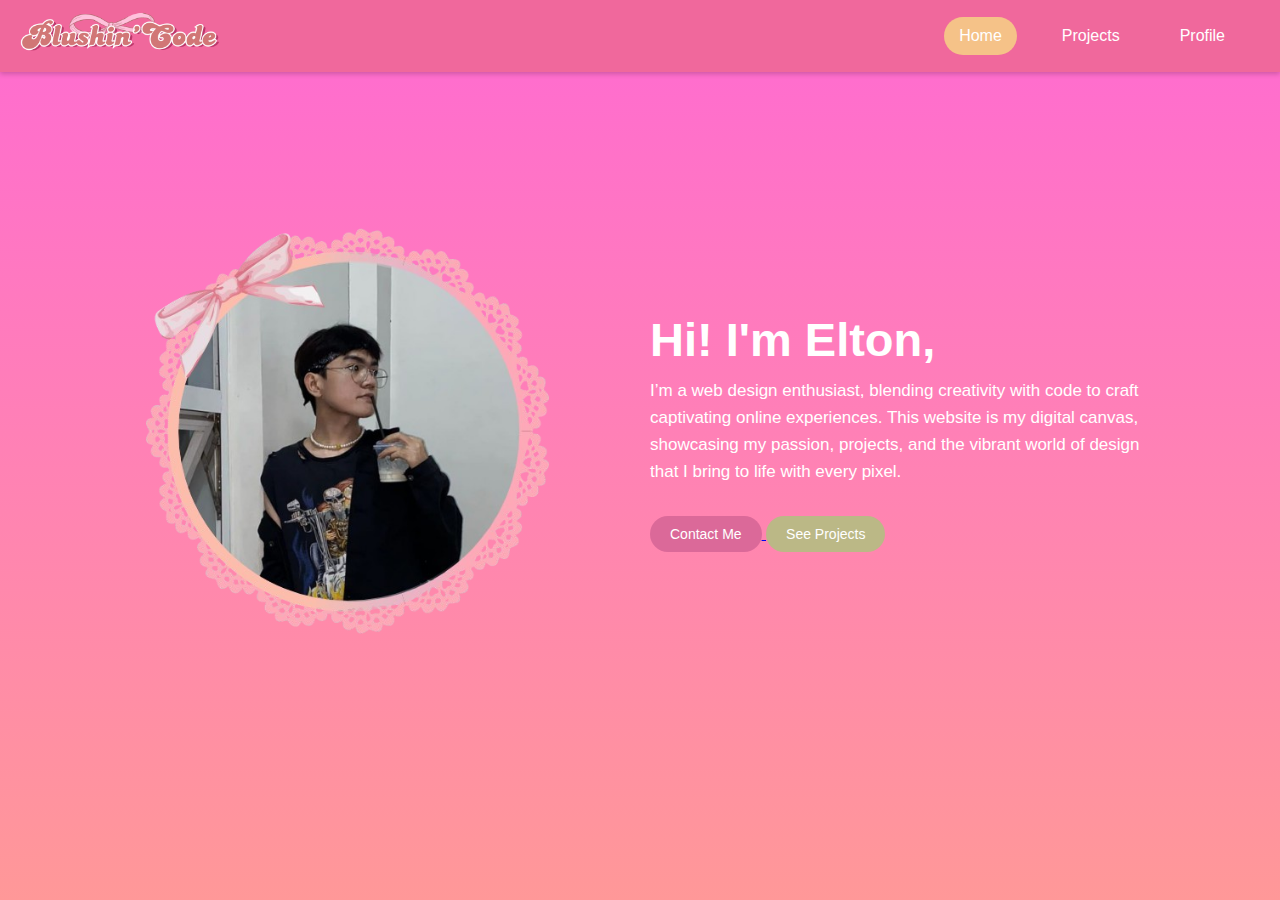
<file: html/index.html>
<!DOCTYPE html>
<html lang="en">
<head>
  <meta charset="UTF-8">
  <meta name="viewport" content="width=device-width, initial-scale=1.0">
  <title>Home</title>
  <link rel="icon" href="../pictures/icon.png" type="image/png">
  <link rel="stylesheet" href="../css/styles.css">
</head>
<body>
  <header>
    <div class="logo">
        <img src="../pictures/logo.png" alt="Logo">
    </div>
    <nav>
        <a href="../html/index.html" class="nav-link active">Home</a>
        <a href="../html/projects.html" class="nav-link">Projects</a>
        <a href="../html/about.html" class="nav-link">Profile</a>
    </nav>
  </header>
  <main>
    <div class="circle">
        <img src="../pictures/profile.png" alt="Circle Image">
    </div>
    <div class="content">
      <h1>Hi! I'm Elton,</h1>
      <p>I’m a web design enthusiast, blending creativity with code to craft captivating online experiences. This website is my digital canvas, showcasing my passion, projects, and the vibrant world of design that I bring to life with every pixel.</p>
      <a href="../html/about.html">
        <button class="button-primary">Contact Me</button>
      </a>
      <a href="../html/projects.html">
        <button class="button-secondary">See Projects</button>
      </a>
    </div>
  </main>
</body>
</html>
</file>
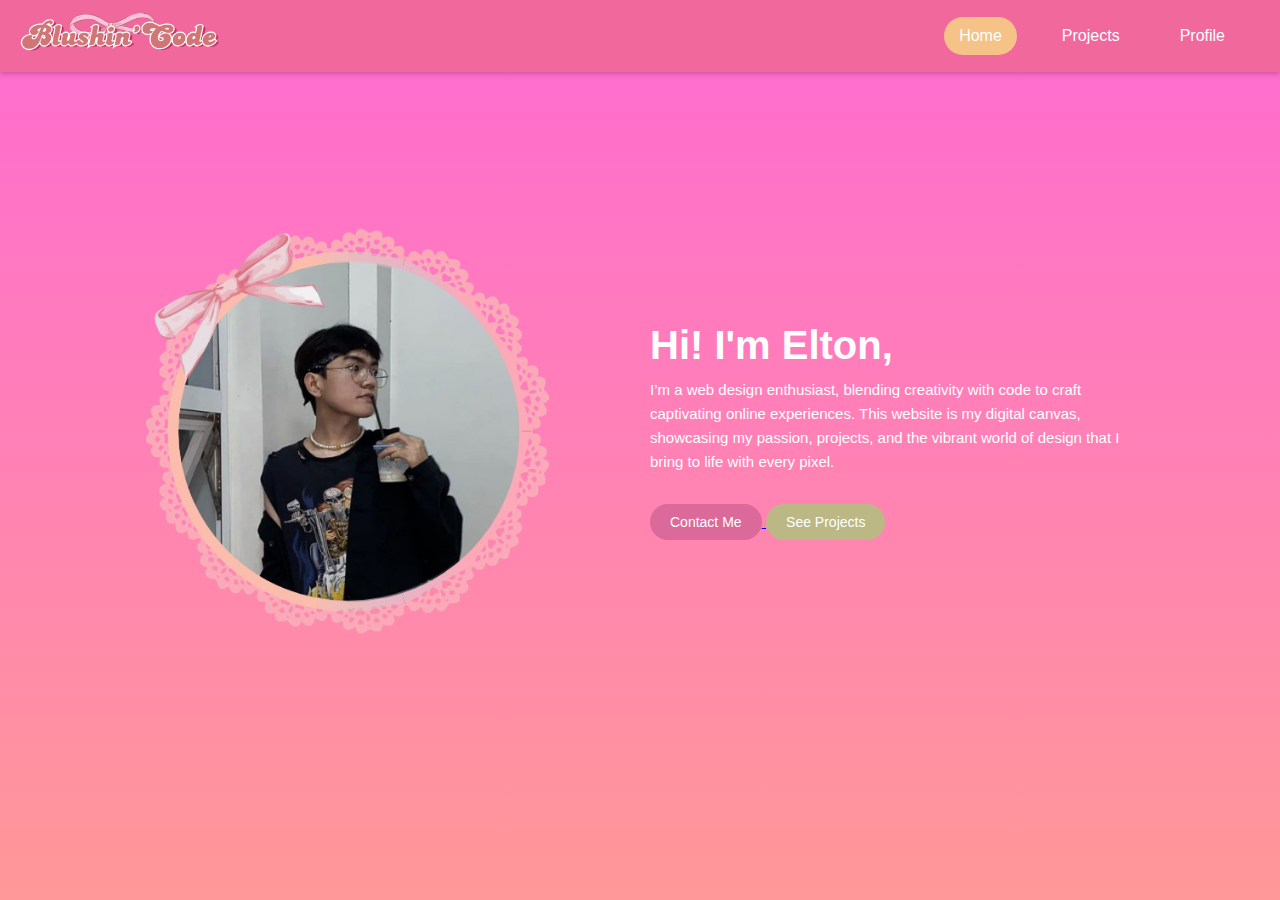
<file: IPT_TUSI/html/index.html>
<!DOCTYPE html>
<html lang="en">
<head>
  <meta charset="UTF-8">
  <meta name="viewport" content="width=device-width, initial-scale=1.0">
  <title>Home</title>
  <link rel="icon" href="../pictures/icon.png" type="image/png">
  <link rel="stylesheet" href="../css/styles.css">
</head>
<body>
  <header>
    <div class="logo">
        <img src="../pictures/logo.png" alt="Logo">
    </div>
    <nav>
        <a href="../html/index.html" class="nav-link active">Home</a>
        <a href="../html/projects.html" class="nav-link">Projects</a>
        <a href="../html/about.html" class="nav-link">Profile</a>
    </nav>
  </header>
  <main>
    <div class="circle">
        <img src="../pictures/profile.png" alt="Circle Image">
    </div>
    <div class="content">
      <h1>Hi! I'm Elton,</h1>
      <p>I’m a web design enthusiast, blending creativity with code to craft captivating online experiences. This website is my digital canvas, showcasing my passion, projects, and the vibrant world of design that I bring to life with every pixel.</p>
      <a href="../html/about.html">
        <button class="button-primary">Contact Me</button>
      </a>
      <a href="../html/projects.html">
        <button class="button-secondary">See Projects</button>
      </a>
    </div>
  </main>
</body>
</html>
</file>
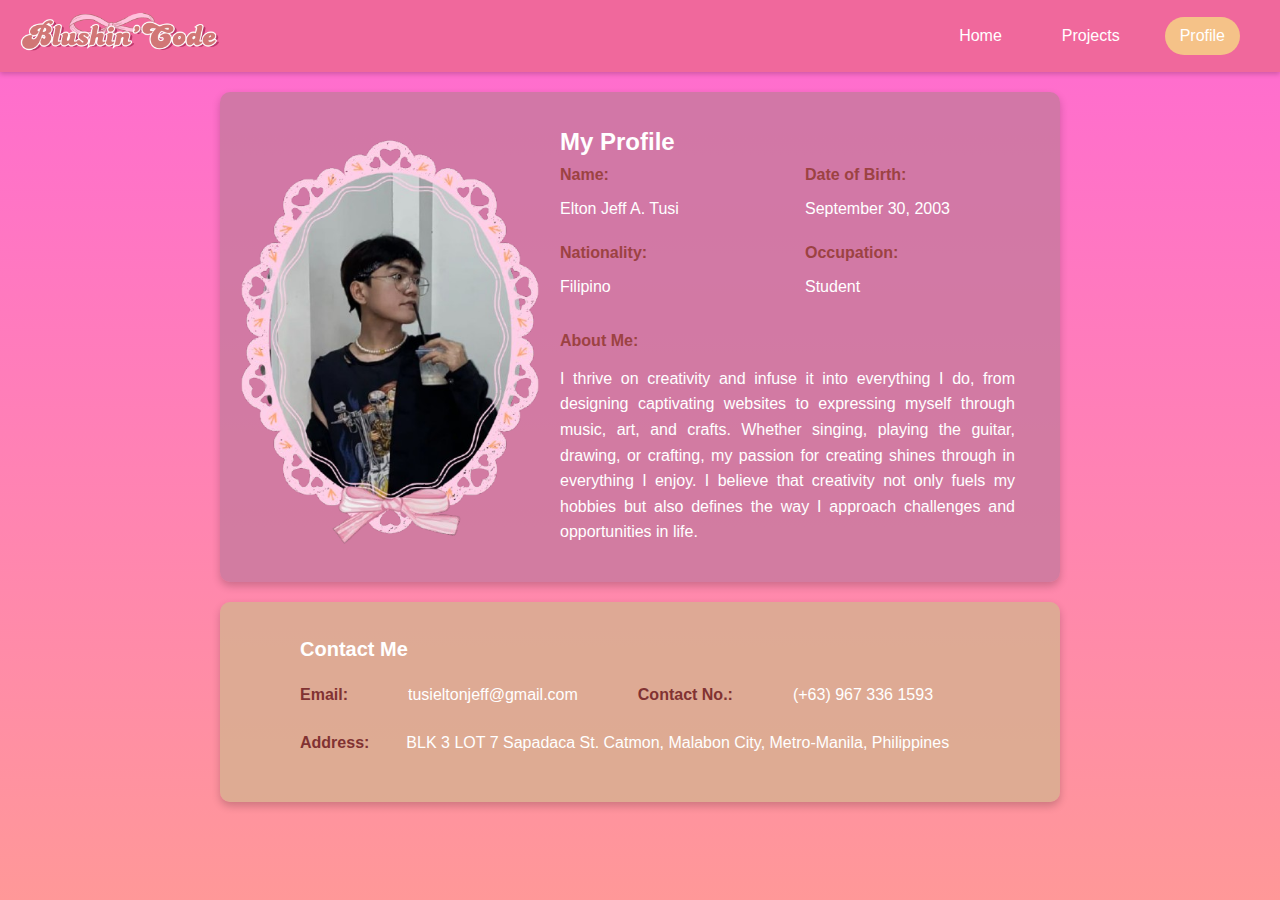
<file: html/about.html>
<!DOCTYPE html>
<html lang="en">
<head>
  <meta charset="UTF-8">
  <meta name="viewport" content="width=device-width, initial-scale=1.0">
  <title>Profile</title>
  <link rel="icon" href="../pictures/icon.png" type="image/png">
  <link rel="stylesheet" href="../css/styles.css">
</head>
<body>
  <header>
    <div class="logo">
      <img src="../pictures/logo.png" alt="Logo">
    </div>
    <nav>
      <a href="../html/index.html" class="nav-link">Home</a>
      <a href="../html/projects.html" class="nav-link">Projects</a>
      <a href="../html/about.html" class="nav-link active">Profile</a>
    </nav>
  </header>
  <main>
    <div class="profile-wrapper">
      <div class="profile-card">
        <!-- Profile Picture -->
        <div class="profile-picture">
          <img src="../pictures/about.png" alt="Profile Picture">
        </div>
        <!-- My Profile Section -->
        <div class="profile-info">
          <h1>My Profile</h1>
          <div class="info-grid">
            <div>
              <label>Name:</label>
              <p>Elton Jeff A. Tusi</p>
            </div>
            <div>
              <label>Date of Birth:</label>
              <p>September 30, 2003</p>
            </div>
            <div>
              <label>Nationality:</label>
              <p>Filipino</p>
            </div>
            <div>
              <label>Occupation:</label>
              <p>Student</p>
            </div>
          </div>
          <div class="about-me">
            <label>About Me:</label>
            <p>
              I thrive on creativity and infuse it into everything I do, from designing captivating websites to expressing myself through music, art, and crafts. Whether singing, playing the guitar, drawing, or crafting, my passion for creating shines through in everything I enjoy. I believe that creativity not only fuels my hobbies but also defines the way I approach challenges and opportunities in life.
            </p>
          </div>
        </div>
      </div>
      <!-- Contact Me Section -->
      <div class="contact-card">
        <h2>Contact Me</h2>
        <div class="contact-info">
          <div class="contact-row">
            <label>Email:</label>
            <p>tusieltonjeff@gmail.com</p>
            <label>Contact No.:</label>
            <p>(+63) 967 336 1593</p>
          </div>
          <div>
            <label>Address:</label>
            <p>BLK 3 LOT 7 Sapadaca St. Catmon, Malabon City, Metro-Manila, Philippines</p>
          </div>
        </div>
      </div>
    </div>
  </main>
</body>
</html>
</file>
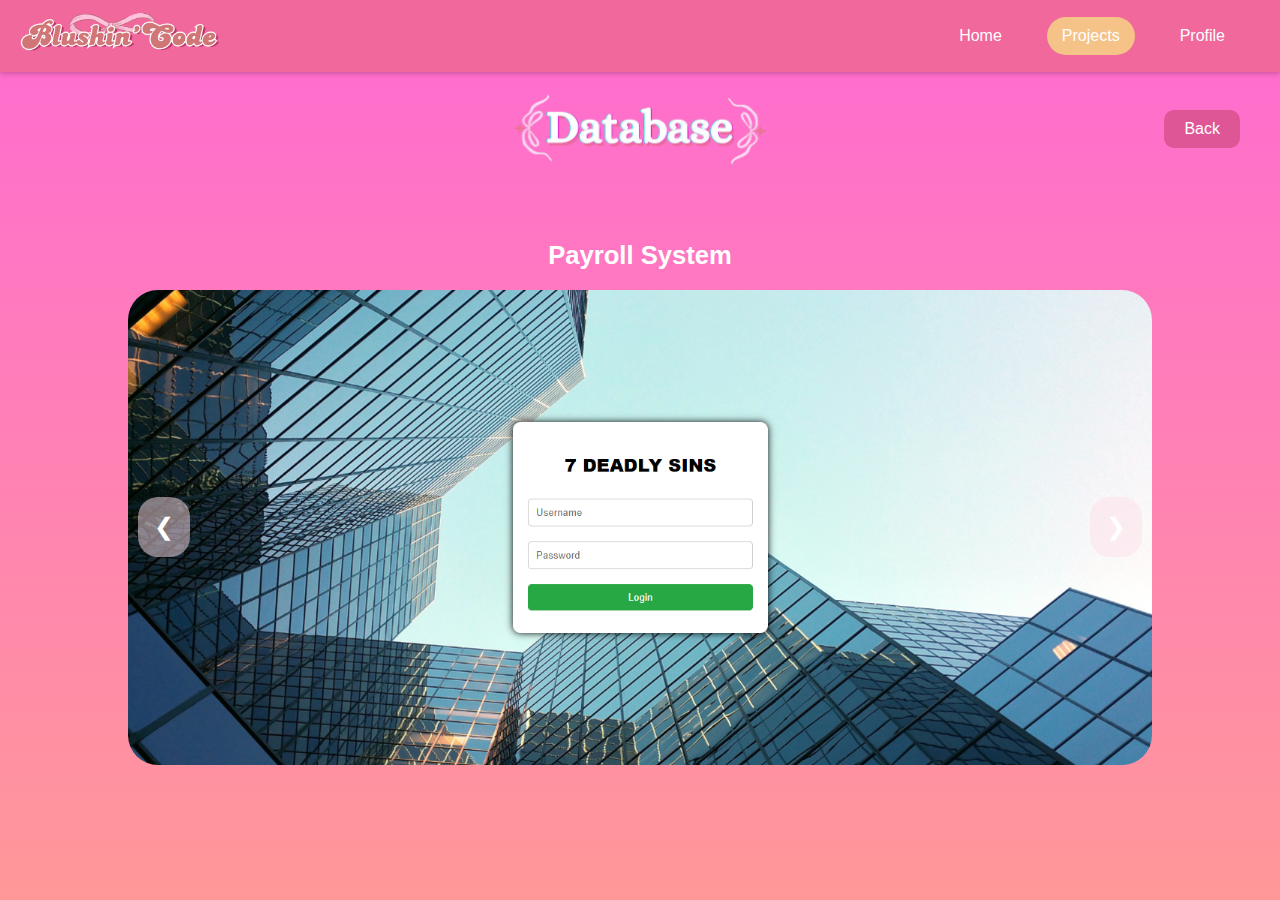
<file: html/database.html>
<!DOCTYPE html>
<html lang="en">
<head>
  <meta charset="UTF-8">
  <meta name="viewport" content="width=device-width, initial-scale=1.0">
  <title>Database</title>
  <link rel="icon" href="../pictures/icon.png" type="image/png">
  <link rel="stylesheet" href="../css/styles.css">
</head>
<body>
  <header>
    <div class="logo">
        <img src="../pictures/logo.png" alt="Logo">
    </div>
    <nav>
        <a href="../html/index.html" class="nav-link">Home</a>
        <a href="../html/projects.html" class="nav-link active">Projects</a>
        <a href="../html/about.html" class="nav-link">Profile</a>
    </nav>
  </header>
  <div style="display: flex; justify-content: center; align-items: center; position: relative; padding: 20px;">
    <img src="../pictures/database.png" alt="Database" style="height: 75px; margin: 0;">
    <button onclick="window.location.href='../html/projects.html';" 
            style="position: absolute; right: 40px; background-color: #df5696; color: white; border: none; padding: 10px 20px; font-size: 16px; cursor: pointer; border-radius: 10px;">
      Back
    </button>
  </div>

    <!-- Toon Quizzer Carousel -->
    <div class="carousel-section">
        <h4 class="carousel-title">Payroll System</h4>
        <div class="carousel-container" id="carousel-payroll">
            <div class="carousel">
                <img src="../pictures/payroll1.png" alt="Image 1" class="active">
                <img src="../pictures/payroll2.png" alt="Image 2">
                <img src="../pictures/payroll3.png" alt="Image 3">
                <img src="../pictures/payroll4.png" alt="Image 4">
                <img src="../pictures/payroll5.png" alt="Image 5">
                <img src="../pictures/payroll6.png" alt="Image 6">
                <img src="../pictures/payroll7.png" alt="Image 7">
                <img src="../pictures/payroll8.png" alt="Image 8">
            </div>
            <button class="carousel-prev carousel-button" data-carousel="carousel-payroll">&#10094;</button>
            <button class="carousel-next carousel-button" data-carousel="carousel-payroll">&#10095;</button>
        </div>
    </div>

    <div style="padding: 40px;">
        <p></p>
    </div>
  
  <!-- Link to the external JavaScript file -->
  <script src="../javascript/main.js"></script>
</body>
</html>
</file>
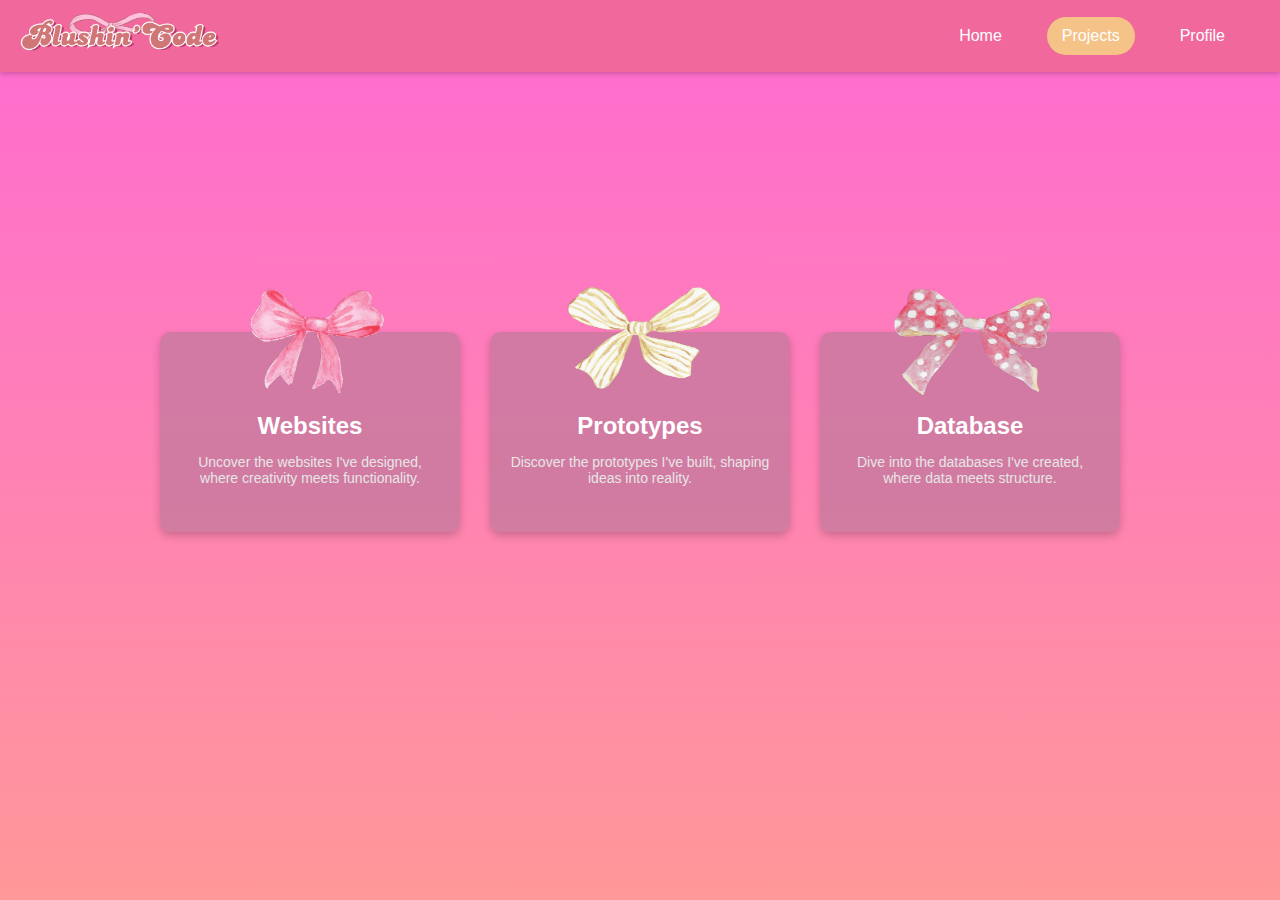
<file: html/projects.html>
<!DOCTYPE html>
<html lang="en">
<head>
  <meta charset="UTF-8">
  <meta name="viewport" content="width=device-width, initial-scale=1.0">
  <title>Projects</title>
  <link rel="icon" href="../pictures/icon.png" type="image/png">
  <link rel="stylesheet" href="../css/styles.css">
</head>
<body>
  <header>
    <div class="logo">
        <img src="../pictures/logo.png" alt="Logo">
    </div>
    <nav>
      <a href="../html/index.html" class="nav-link">Home</a>
      <a href="../html/projects.html" class="nav-link active">Projects</a>
      <a href="../html/about.html" class="nav-link">Profile</a>
  </nav>
  
  </header>
  <main>
    <div class="container-wrapper">
      <div class="container" onclick="window.location.href='../html/websites.html';">
        <div class="image-container">
          <img src="../pictures/ribbon1.png" alt="Websites">
        </div>
        <h2>Websites</h2>
        <p>Uncover the websites I've designed, where creativity meets functionality.</p>
      </div>
      <div class="container" onclick="window.location.href='../html/prototypes.html';">
        <div class="image-container">
          <img src="../pictures/ribbon2.png" alt="Prototypes">
        </div>
        <h2>Prototypes</h2>
        <p>Discover the prototypes I've built, shaping ideas into reality.</p>
      </div>
      <div class="container" onclick="window.location.href='../html/database.html';">
        <div class="image-container">
          <img src="../pictures/ribbon3.png" alt="Database">
        </div>
        <h2>Database</h2>
        <p>Dive into the databases I've created, where data meets structure.</p>
      </div>
    </div>
  </main>
    
</body>
</html>
</file>
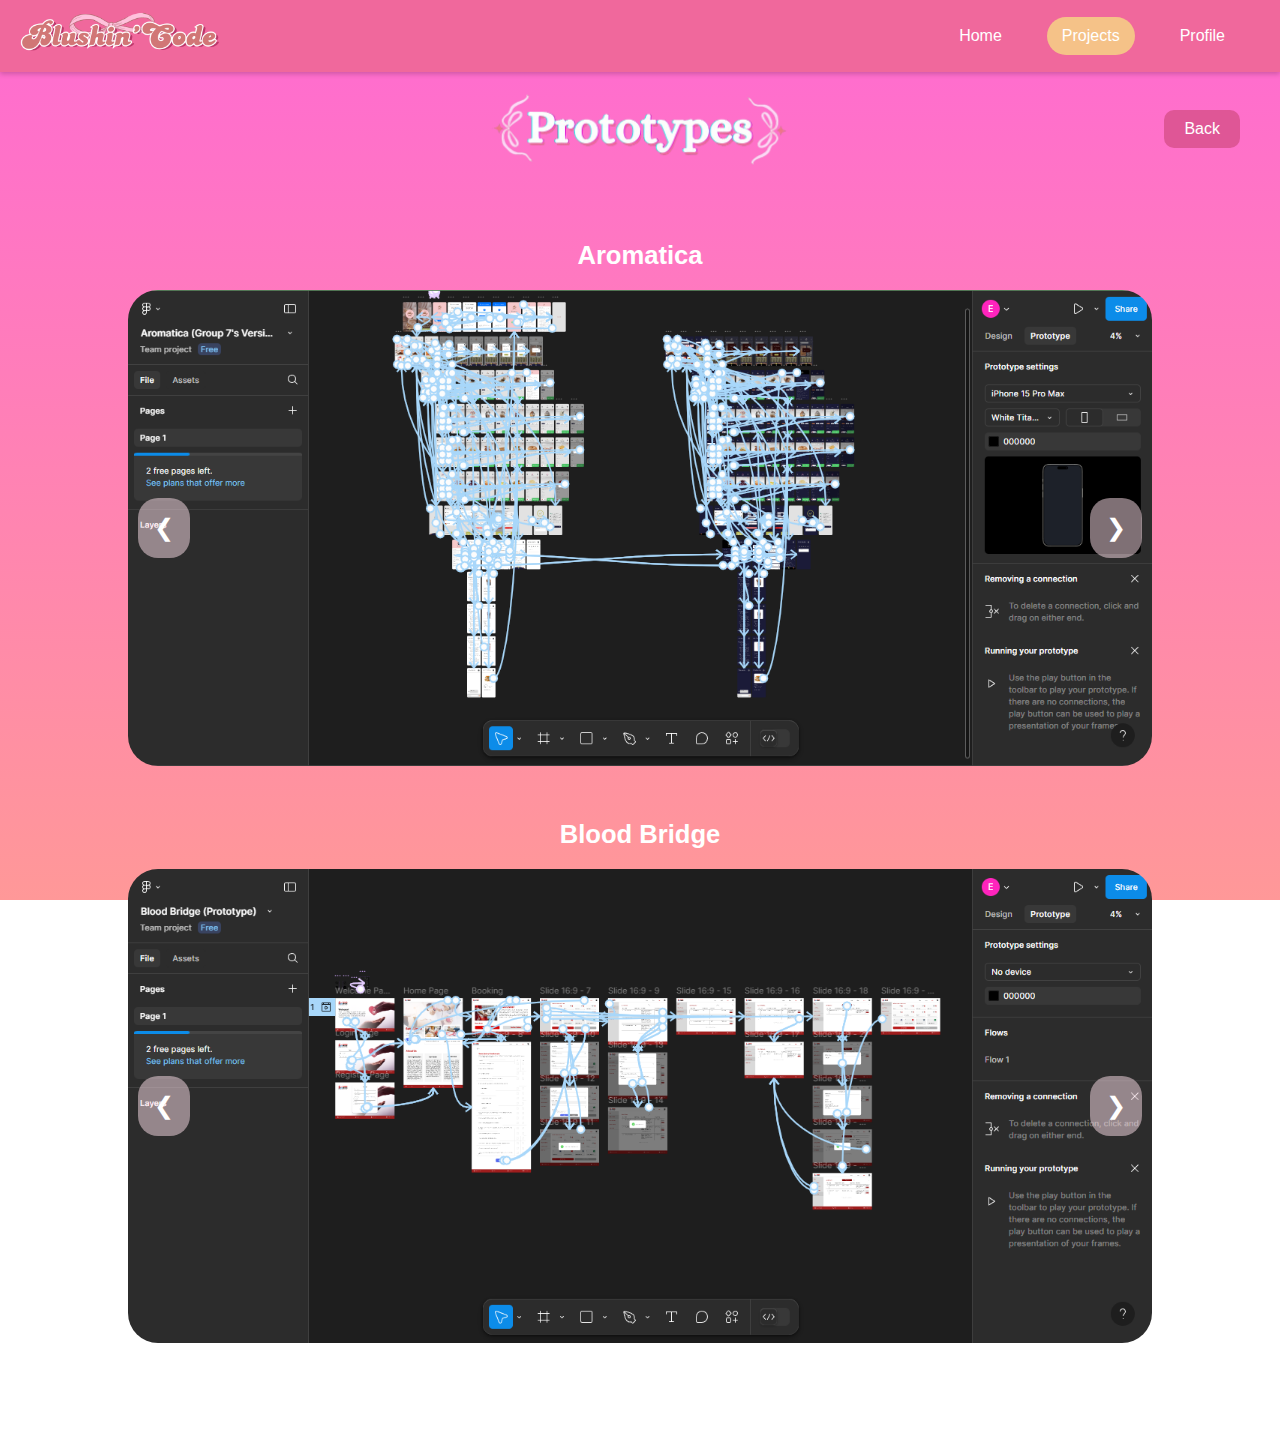
<file: html/prototypes.html>
<!DOCTYPE html>
<html lang="en">
<head>
  <meta charset="UTF-8">
  <meta name="viewport" content="width=device-width, initial-scale=1.0">
  <title>Prototypes</title>
  <link rel="icon" href="../pictures/icon.png" type="image/png">
  <link rel="stylesheet" href="../css/styles.css">
</head>
<body>
  <header>
    <div class="logo">
        <img src="../pictures/logo.png" alt="Logo">
    </div>
    <nav>
        <a href="../html/index.html" class="nav-link">Home</a>
        <a href="../html/projects.html" class="nav-link active">Projects</a>
        <a href="../html/about.html" class="nav-link">Profile</a>
    </nav>
  </header>
  <div style="display: flex; justify-content: center; align-items: center; position: relative; padding: 20px;">
    <img src="../pictures/prototypes.png" alt="Prototypes" style="height: 75px; margin: 0;">
    <button onclick="window.location.href='../html/projects.html';" 
            style="position: absolute; right: 40px; background-color: #df5696; color: white; border: none; padding: 10px 20px; font-size: 16px; cursor: pointer; border-radius: 10px;">
      Back
    </button>
  </div>
  <div class="carousel-section">
        <h4 class="carousel-title">Aromatica</h4>
        <div class="carousel-container" id="carousel-aromatica">
            <div class="carousel">
                <img src="../pictures/aromatica1.png" alt="Image 1" class="active">
                <img src="../pictures/aromatica2.png" alt="Image 2">
                <img src="../pictures/aromatica3.png" alt="Image 3">
                <img src="../pictures/aromatica4.png" alt="Image 4">
            </div>
            <button class="carousel-prev carousel-button" data-carousel="carousel-aromatica">&#10094;</button>
            <button class="carousel-next carousel-button" data-carousel="carousel-aromatica">&#10095;</button>
        </div>
    </div>

    <div class="carousel-section">
        <h4 class="carousel-title">Blood Bridge</h4>
        <div class="carousel-container" id="carousel-bloodbridge">
            <div class="carousel">
                <img src="../pictures/bloodbridge1.png" alt="Image 1" class="active">
                <img src="../pictures/bloodbridge2.png" alt="Image 2">
                <img src="../pictures/bloodbridge3.png" alt="Image 3">
                <img src="../pictures/bloodbridge4.png" alt="Image 4">
            </div>
            <button class="carousel-prev carousel-button" data-carousel="carousel-bloodbridge">&#10094;</button>
            <button class="carousel-next carousel-button" data-carousel="carousel-bloodbridge">&#10095;</button>
        </div>
    </div>

    <div style="padding: 40px;">
        <p></p>
    </div>
    
  <script src="../javascript/main.js"></script>
</body>
</html>
</file>
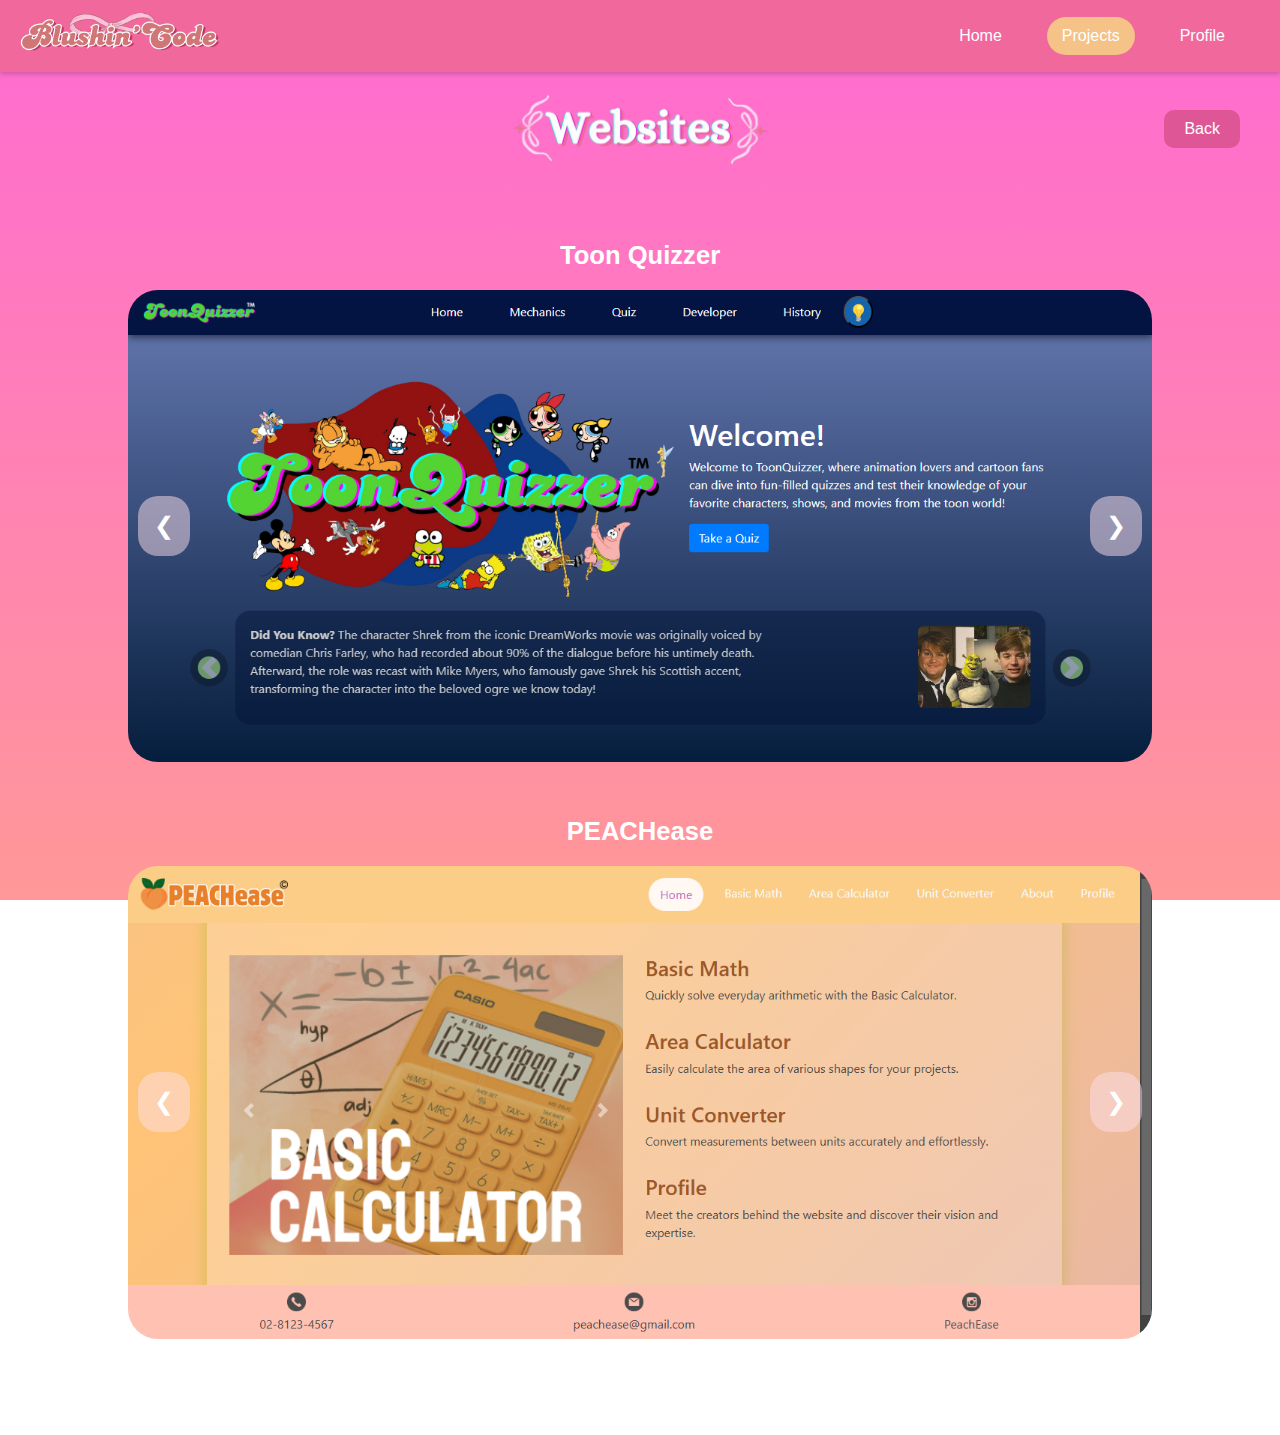
<file: html/websites.html>
<!DOCTYPE html>
<html lang="en">
<head>
  <meta charset="UTF-8">
  <meta name="viewport" content="width=device-width, initial-scale=1.0">
  <title>Websites</title>
  <link rel="icon" href="../pictures/icon.png" type="image/png">
  <link rel="stylesheet" href="../css/styles.css">
</head>
<body>
  <header>
    <div class="logo">
        <img src="../pictures/logo.png" alt="Logo">
    </div>
    <nav>
        <a href="../html/index.html" class="nav-link">Home</a>
        <a href="../html/projects.html" class="nav-link active">Projects</a>
        <a href="../html/about.html" class="nav-link">Profile</a>
    </nav>
  </header>
  <div style="display: flex; justify-content: center; align-items: center; position: relative; padding: 20px;">
    <img src="../pictures/websites.png" alt="Websites" style="height: 75px; margin: 0;">
    <button onclick="window.location.href='../html/projects.html';" 
            style="position: absolute; right: 40px; background-color: #df5696; color: white; border: none; padding: 10px 20px; font-size: 16px; cursor: pointer; border-radius: 10px;">
      Back
    </button>
  </div>

    <!-- Toon Quizzer Carousel -->
    <div class="carousel-section">
        <h4 class="carousel-title">Toon Quizzer</h4>
        <div class="carousel-container" id="carousel-toonquizzer">
            <div class="carousel">
                <img src="../pictures/toonquizzer1.png" alt="Image 1" class="active">
                <img src="../pictures/toonquizzer2.png" alt="Image 2">
                <img src="../pictures/toonquizzer3.png" alt="Image 3">
                <img src="../pictures/toonquizzer4.png" alt="Image 4">
                <img src="../pictures/toonquizzer5.png" alt="Image 5">
                <img src="../pictures/toonquizzer6.png" alt="Image 6">
            </div>
            <button class="carousel-prev carousel-button" data-carousel="carousel-toonquizzer">&#10094;</button>
            <button class="carousel-next carousel-button" data-carousel="carousel-toonquizzer">&#10095;</button>
        </div>
    </div>

    <!-- PEACHease Carousel -->
    <div class="carousel-section">
        <h4 class="carousel-title">PEACHease</h4>
        <div class="carousel-container" id="carousel-peachease">
            <div class="carousel">
                <img src="../pictures/peachease1.png" alt="Image 1" class="active">
                <img src="../pictures/peachease2.png" alt="Image 2">
                <img src="../pictures/peachease3.png" alt="Image 3">
                <img src="../pictures/peachease4.png" alt="Image 4">
                <img src="../pictures/peachease5.png" alt="Image 5">
                <img src="../pictures/peachease6.png" alt="Image 6">
            </div>
            <button class="carousel-prev carousel-button" data-carousel="carousel-peachease">&#10094;</button>
            <button class="carousel-next carousel-button" data-carousel="carousel-peachease">&#10095;</button>
        </div>
    </div>

    <div style="padding: 40px;">
        <p></p>
    </div>
    
  <script src="../javascript/main.js"></script>
</body>
</html>
</file>
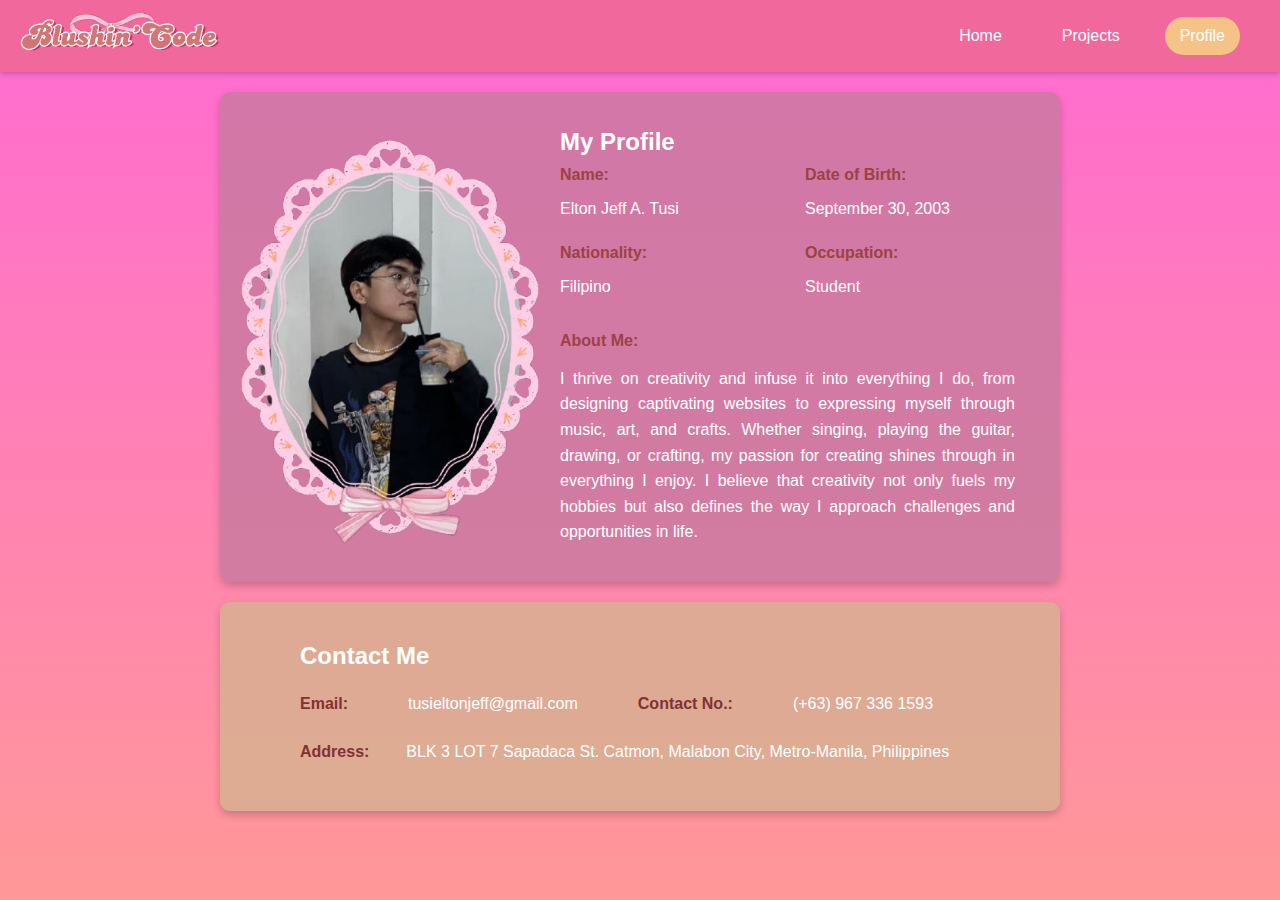
<file: IPT_TUSI/html/about.html>
<!DOCTYPE html>
<html lang="en">
<head>
  <meta charset="UTF-8">
  <meta name="viewport" content="width=device-width, initial-scale=1.0">
  <title>Profile</title>
  <link rel="icon" href="../pictures/icon.png" type="image/png">
  <link rel="stylesheet" href="../css/styles.css">
</head>
<body>
  <header>
    <div class="logo">
      <img src="../pictures/logo.png" alt="Logo">
    </div>
    <nav>
      <a href="../html/index.html" class="nav-link">Home</a>
      <a href="../html/projects.html" class="nav-link">Projects</a>
      <a href="../html/about.html" class="nav-link active">Profile</a>
    </nav>
  </header>
  <main>
    <div class="profile-wrapper">
      <div class="profile-card">
        <!-- Profile Picture -->
        <div class="profile-picture">
          <img src="../pictures/about.png" alt="Profile Picture">
        </div>
        <!-- My Profile Section -->
        <div class="profile-info">
          <h1>My Profile</h1>
          <div class="info-grid">
            <div>
              <label>Name:</label>
              <p>Elton Jeff A. Tusi</p>
            </div>
            <div>
              <label>Date of Birth:</label>
              <p>September 30, 2003</p>
            </div>
            <div>
              <label>Nationality:</label>
              <p>Filipino</p>
            </div>
            <div>
              <label>Occupation:</label>
              <p>Student</p>
            </div>
          </div>
          <div class="about-me">
            <label>About Me:</label>
            <p>
              I thrive on creativity and infuse it into everything I do, from designing captivating websites to expressing myself through music, art, and crafts. Whether singing, playing the guitar, drawing, or crafting, my passion for creating shines through in everything I enjoy. I believe that creativity not only fuels my hobbies but also defines the way I approach challenges and opportunities in life.
            </p>
          </div>
        </div>
      </div>
      <!-- Contact Me Section -->
      <div class="contact-card">
        <h2>Contact Me</h2>
        <div class="contact-info">
          <div class="contact-row">
            <label>Email:</label>
            <p>tusieltonjeff@gmail.com</p>
            <label>Contact No.:</label>
            <p>(+63) 967 336 1593</p>
          </div>
          <div>
            <label>Address:</label>
            <p>BLK 3 LOT 7 Sapadaca St. Catmon, Malabon City, Metro-Manila, Philippines</p>
          </div>
        </div>
      </div>
    </div>
  </main>
</body>
</html>
</file>
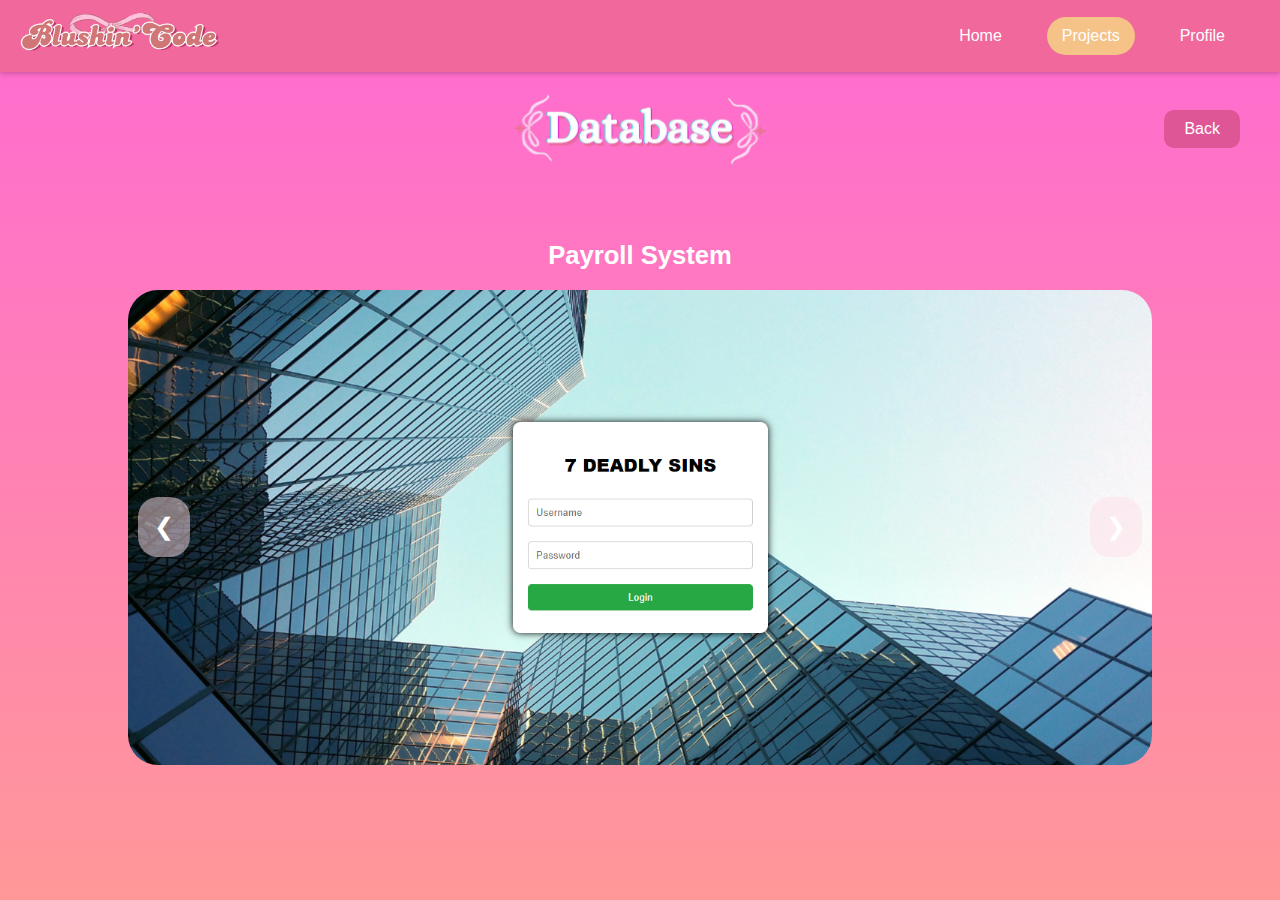
<file: IPT_TUSI/html/database.html>
<!DOCTYPE html>
<html lang="en">
<head>
  <meta charset="UTF-8">
  <meta name="viewport" content="width=device-width, initial-scale=1.0">
  <title>Database</title>
  <link rel="icon" href="../pictures/icon.png" type="image/png">
  <link rel="stylesheet" href="../css/styles.css">
</head>
<body>
  <header>
    <div class="logo">
        <img src="../pictures/logo.png" alt="Logo">
    </div>
    <nav>
        <a href="../html/index.html" class="nav-link">Home</a>
        <a href="../html/projects.html" class="nav-link active">Projects</a>
        <a href="../html/about.html" class="nav-link">Profile</a>
    </nav>
  </header>
  <div style="display: flex; justify-content: center; align-items: center; position: relative; padding: 20px;">
    <img src="../pictures/database.png" alt="Database" style="height: 75px; margin: 0;">
    <button onclick="window.location.href='../html/projects.html';" 
            style="position: absolute; right: 40px; background-color: #df5696; color: white; border: none; padding: 10px 20px; font-size: 16px; cursor: pointer; border-radius: 10px;">
      Back
    </button>
  </div>

    <!-- Toon Quizzer Carousel -->
    <div class="carousel-section">
        <h4 class="carousel-title">Payroll System</h4>
        <div class="carousel-container" id="carousel-payroll">
            <div class="carousel">
                <img src="../pictures/payroll1.png" alt="Image 1" class="active">
                <img src="../pictures/payroll2.png" alt="Image 2">
                <img src="../pictures/payroll3.png" alt="Image 3">
                <img src="../pictures/payroll4.png" alt="Image 4">
                <img src="../pictures/payroll5.png" alt="Image 5">
                <img src="../pictures/payroll6.png" alt="Image 6">
                <img src="../pictures/payroll7.png" alt="Image 7">
                <img src="../pictures/payroll8.png" alt="Image 8">
            </div>
            <button class="carousel-prev carousel-button" data-carousel="carousel-payroll">&#10094;</button>
            <button class="carousel-next carousel-button" data-carousel="carousel-payroll">&#10095;</button>
        </div>
    </div>

    <div style="padding: 40px;">
        <p></p>
    </div>
  
  <!-- Link to the external JavaScript file -->
  <script src="../javascript/main.js"></script>
</body>
</html>
</file>
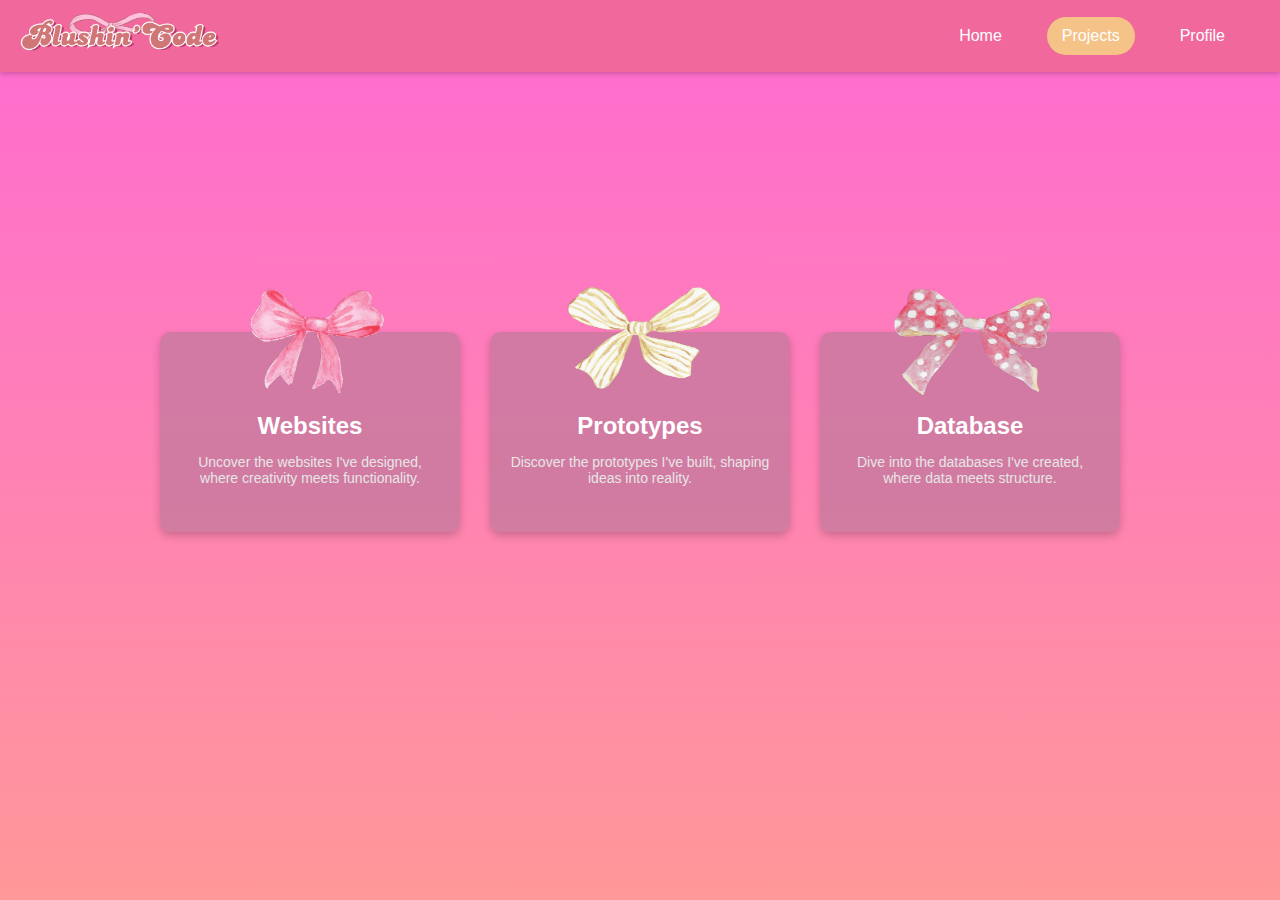
<file: IPT_TUSI/html/projects.html>
<!DOCTYPE html>
<html lang="en">
<head>
  <meta charset="UTF-8">
  <meta name="viewport" content="width=device-width, initial-scale=1.0">
  <title>Projects</title>
  <link rel="icon" href="../pictures/icon.png" type="image/png">
  <link rel="stylesheet" href="../css/styles.css">
</head>
<body>
  <header>
    <div class="logo">
        <img src="../pictures/logo.png" alt="Logo">
    </div>
    <nav>
      <a href="../html/index.html" class="nav-link">Home</a>
      <a href="../html/projects.html" class="nav-link active">Projects</a>
      <a href="../html/about.html" class="nav-link">Profile</a>
  </nav>
  
  </header>
  <main>
    <div class="container-wrapper">
      <div class="container" onclick="window.location.href='../html/websites.html';">
        <div class="image-container">
          <img src="../pictures/ribbon1.png" alt="Websites">
        </div>
        <h2>Websites</h2>
        <p>Uncover the websites I've designed, where creativity meets functionality.</p>
      </div>
      <div class="container" onclick="window.location.href='../html/prototypes.html';">
        <div class="image-container">
          <img src="../pictures/ribbon2.png" alt="Prototypes">
        </div>
        <h2>Prototypes</h2>
        <p>Discover the prototypes I've built, shaping ideas into reality.</p>
      </div>
      <div class="container" onclick="window.location.href='../html/database.html';">
        <div class="image-container">
          <img src="../pictures/ribbon3.png" alt="Database">
        </div>
        <h2>Database</h2>
        <p>Dive into the databases I've created, where data meets structure.</p>
      </div>
    </div>
  </main>
    
</body>
</html>
</file>
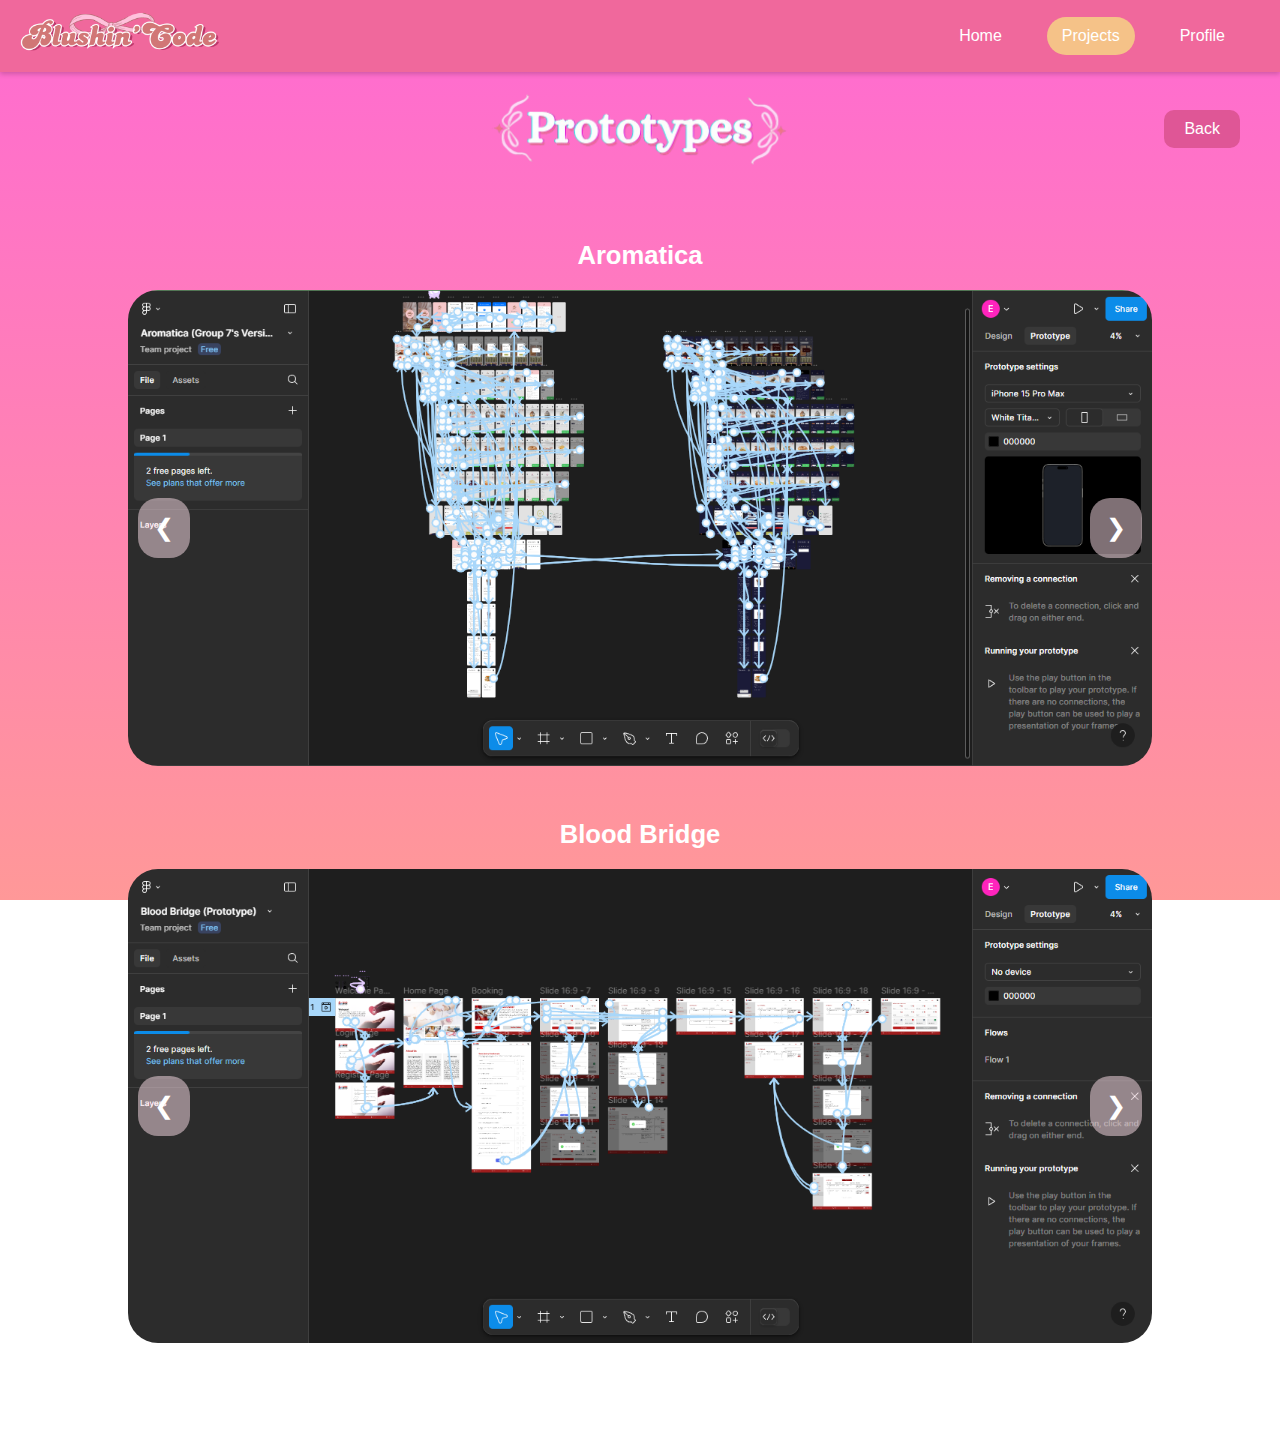
<file: IPT_TUSI/html/prototypes.html>
<!DOCTYPE html>
<html lang="en">
<head>
  <meta charset="UTF-8">
  <meta name="viewport" content="width=device-width, initial-scale=1.0">
  <title>Prototypes</title>
  <link rel="icon" href="../pictures/icon.png" type="image/png">
  <link rel="stylesheet" href="../css/styles.css">
</head>
<body>
  <header>
    <div class="logo">
        <img src="../pictures/logo.png" alt="Logo">
    </div>
    <nav>
        <a href="../html/index.html" class="nav-link">Home</a>
        <a href="../html/projects.html" class="nav-link active">Projects</a>
        <a href="../html/about.html" class="nav-link">Profile</a>
    </nav>
  </header>
  <div style="display: flex; justify-content: center; align-items: center; position: relative; padding: 20px;">
    <img src="../pictures/prototypes.png" alt="Prototypes" style="height: 75px; margin: 0;">
    <button onclick="window.location.href='../html/projects.html';" 
            style="position: absolute; right: 40px; background-color: #df5696; color: white; border: none; padding: 10px 20px; font-size: 16px; cursor: pointer; border-radius: 10px;">
      Back
    </button>
  </div>
  <div class="carousel-section">
        <h4 class="carousel-title">Aromatica</h4>
        <div class="carousel-container" id="carousel-aromatica">
            <div class="carousel">
                <img src="../pictures/aromatica1.png" alt="Image 1" class="active">
                <img src="../pictures/aromatica2.png" alt="Image 2">
                <img src="../pictures/aromatica3.png" alt="Image 3">
                <img src="../pictures/aromatica4.png" alt="Image 4">
            </div>
            <button class="carousel-prev carousel-button" data-carousel="carousel-aromatica">&#10094;</button>
            <button class="carousel-next carousel-button" data-carousel="carousel-aromatica">&#10095;</button>
        </div>
    </div>

    <div class="carousel-section">
        <h4 class="carousel-title">Blood Bridge</h4>
        <div class="carousel-container" id="carousel-bloodbridge">
            <div class="carousel">
                <img src="../pictures/bloodbridge1.png" alt="Image 1" class="active">
                <img src="../pictures/bloodbridge2.png" alt="Image 2">
                <img src="../pictures/bloodbridge3.png" alt="Image 3">
                <img src="../pictures/bloodbridge4.png" alt="Image 4">
            </div>
            <button class="carousel-prev carousel-button" data-carousel="carousel-bloodbridge">&#10094;</button>
            <button class="carousel-next carousel-button" data-carousel="carousel-bloodbridge">&#10095;</button>
        </div>
    </div>

    <div style="padding: 40px;">
        <p></p>
    </div>
    
  <script src="../javascript/main.js"></script>
</body>
</html>
</file>
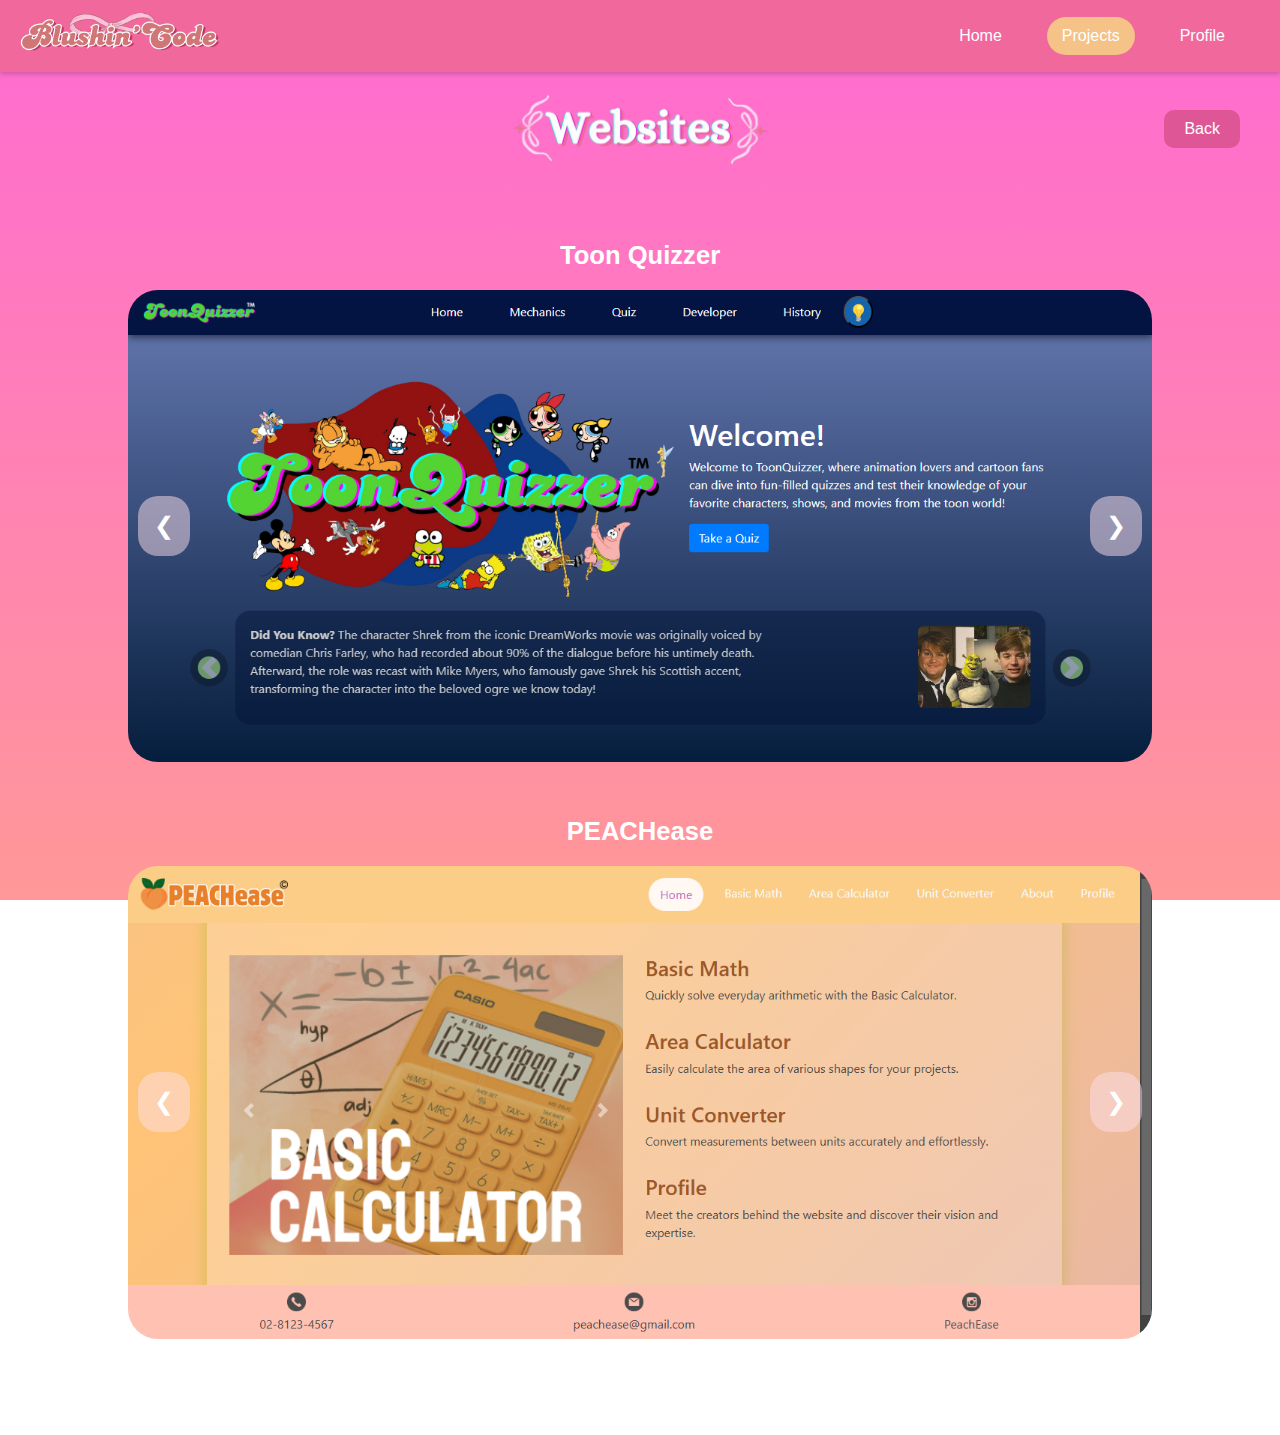
<file: IPT_TUSI/html/websites.html>
<!DOCTYPE html>
<html lang="en">
<head>
  <meta charset="UTF-8">
  <meta name="viewport" content="width=device-width, initial-scale=1.0">
  <title>Websites</title>
  <link rel="icon" href="../pictures/icon.png" type="image/png">
  <link rel="stylesheet" href="../css/styles.css">
</head>
<body>
  <header>
    <div class="logo">
        <img src="../pictures/logo.png" alt="Logo">
    </div>
    <nav>
        <a href="../html/index.html" class="nav-link">Home</a>
        <a href="../html/projects.html" class="nav-link active">Projects</a>
        <a href="../html/about.html" class="nav-link">Profile</a>
    </nav>
  </header>
  <div style="display: flex; justify-content: center; align-items: center; position: relative; padding: 20px;">
    <img src="../pictures/websites.png" alt="Websites" style="height: 75px; margin: 0;">
    <button onclick="window.location.href='../html/projects.html';" 
            style="position: absolute; right: 40px; background-color: #df5696; color: white; border: none; padding: 10px 20px; font-size: 16px; cursor: pointer; border-radius: 10px;">
      Back
    </button>
  </div>

    <!-- Toon Quizzer Carousel -->
    <div class="carousel-section">
        <h4 class="carousel-title">Toon Quizzer</h4>
        <div class="carousel-container" id="carousel-toonquizzer">
            <div class="carousel">
                <img src="../pictures/toonquizzer1.png" alt="Image 1" class="active">
                <img src="../pictures/toonquizzer2.png" alt="Image 2">
                <img src="../pictures/toonquizzer3.png" alt="Image 3">
                <img src="../pictures/toonquizzer4.png" alt="Image 4">
                <img src="../pictures/toonquizzer5.png" alt="Image 5">
                <img src="../pictures/toonquizzer6.png" alt="Image 6">
            </div>
            <button class="carousel-prev carousel-button" data-carousel="carousel-toonquizzer">&#10094;</button>
            <button class="carousel-next carousel-button" data-carousel="carousel-toonquizzer">&#10095;</button>
        </div>
    </div>

    <!-- PEACHease Carousel -->
    <div class="carousel-section">
        <h4 class="carousel-title">PEACHease</h4>
        <div class="carousel-container" id="carousel-peachease">
            <div class="carousel">
                <img src="../pictures/peachease1.png" alt="Image 1" class="active">
                <img src="../pictures/peachease2.png" alt="Image 2">
                <img src="../pictures/peachease3.png" alt="Image 3">
                <img src="../pictures/peachease4.png" alt="Image 4">
                <img src="../pictures/peachease5.png" alt="Image 5">
                <img src="../pictures/peachease6.png" alt="Image 6">
            </div>
            <button class="carousel-prev carousel-button" data-carousel="carousel-peachease">&#10094;</button>
            <button class="carousel-next carousel-button" data-carousel="carousel-peachease">&#10095;</button>
        </div>
    </div>

    <div style="padding: 40px;">
        <p></p>
    </div>
    
  <script src="../javascript/main.js"></script>
</body>
</html>
</file>
<file: css/styles.css>
/* styles.css */
:root {
    --nav-background-color: #f0689c; /* Default navigation background color */
    --nav-color: rgb(255, 255, 255); /* Default navigation link color */
    --nav-hover-color: #f5c288; /* Default hover color for navigation links */
    --nav-active-color: #f5c288; /* Default active (clicked) color for navigation links */
    --page-background: linear-gradient(to bottom, #ff6ad2, #ff9898); /* Default gradient background */
}

body {
    font-family: Arial, sans-serif;
    margin: 0;
    padding: 0;
    box-sizing: border-box;
    background: var(--page-background); /* Apply gradient background */
    background-attachment: fixed; /* Keep the background fixed when scrolling */
    background-size: cover; /* Ensure the gradient covers the entire viewport */
    min-height: 100vh; /* Minimum height to ensure it covers the viewport */
}

header {
    display: flex;
    justify-content: space-between;
    align-items: center;
    padding: 10px 20px;
    background-color: var(--nav-background-color); /* Use custom property for nav background */
    box-shadow: 0 2px 5px rgba(0, 0, 0, 0.2); /* Added drop shadow */
}

.logo img {
    width: 200px; /* Adjust width as needed */
    height: auto; /* Maintain aspect ratio */
}

/* Align navigation to the right and add spacing between links and the menu */
nav { 
    display: flex;
    margin-left: auto;
    gap: 30px; /* Space between each navigation link */
    margin-right: 20px; /* Add space between navigation and burger button */
}

nav a {
    text-decoration: none;
    color: var(--nav-color); /* Use custom property for link color */
    font-size: 16px;
    padding: 10px 15px; /* Add padding for the rounded effect */
    background-color: transparent; /* Default background color */
    border-radius: 20px; /* Rounded corners */
    transition: background-color 0.3s; /* Smooth transition for background color */
}

/* Change background color on hover */
nav a:hover {
    background-color: var(--nav-hover-color); /* Use custom property for hover color */
}

nav a.active {
    background-color: var(--nav-active-color); /* Active background color */
    color: var(--nav-color); /* Active text color */
}

main {
    display: flex;
    justify-content: center;
    align-items: center;
    height: auto; /* Height adjusts based on content */
    min-height: 80vh; /* Ensures full viewport height at minimum */
}
  
.circle {
  position: relative;
  width: 425px;
  height: 425px;
  display: flex;
  justify-content: center;
  align-items: center;
  margin-right: 70px;  
  padding-left: 25px; 
  overflow: hidden; /* Ensures anything outside the circle is hidden */
  border-radius: 50%; /* Makes the container a perfect circle */
}

.circle img {
  width: auto; /* Automatically adjusts width to maintain aspect ratio */
  height: auto; /* Automatically adjusts height to maintain aspect ratio */
  max-width: 100%; /* Ensures the image does not exceed container width */
  max-height: 100%; /* Ensures the image does not exceed container height */
} 
  
  .content {
    text-align: left;
    max-width: 500px; /* Adjust the max-width value as needed */
    padding: 20px; /* Optional padding for spacing */
  }
  
  .content h1 {
    margin: 0;
    font-size: 47px;
    color: white;
  }
  
  .content p {
    margin: 10px 0;
    font-size: 17px;
    color: white;
    padding-bottom: 20px;
    line-height: 1.6;
  }
  
  button {
    padding: 10px 20px;
    border-radius: 20px;
    border: none;
    font-size: 14px;
    cursor: pointer;
    color: white;
  }
  
  .button-primary {
    background-color: #db6999; /* Primary button color */
  }
  
  .button-secondary {
    background-color: #bbb886; /* Secondary button color */
  }
  
  .container-wrapper {
    display: flex;
    gap: 30px;
    justify-content: center;
    align-items: center;
    width: 80%;
  }
  
  .container {
    width: 260px;
    height: 160px; /* Adjust height to ensure enough space for text */
    padding: 20px;
    background-color: rgba(199, 121, 157, 0.8);
    border-radius: 10px;
    text-align: center;
    box-shadow: 0 4px 8px rgba(0, 0, 0, 0.2);
    cursor: pointer;
    position: relative; /* Allows positioning of the image outside */
    transition: transform 0.3s ease, box-shadow 0.3s ease;
    z-index: 1; /* Keeps the container behind the image */
    overflow: visible; /* Allow the image to be outside the container */
  }
  
  /* Container text styles */
  .container h2 {
    font-size: 24px;
    color: #ffffff;
    margin-top: 60px; /* Adjust this value to keep text below the image */
    margin-bottom: 10px;
  }
  
  .container p {
    font-size: 14px;
    color: #e6e6e6;
  }
  
  /* Hover effect on containers */
  .container:hover {
    transform: translateY(-10px);
    box-shadow: 0 6px 15px rgba(229, 255, 0, 0.3);
    background-color: rgba(192, 97, 156, 0.8);
  }
  
  /* Image container positioned outside the container, in front */
  .image-container {
    position: absolute;
    top: -45px; /* Position the image above the container */
    left: 0;
    width: 100%;
    height: 120px; /* Adjust the height of the image */
    z-index: 2; /* Ensure the image is above the container */
    border-radius: 10px;
    transition: transform 0.3s ease;
  }
  
  /* Ensure the image fills the container */
  .image-container img {
    width: 80%;
    height: 90%;
    transition: transform 0.3s ease; /* Smooth transition for image */
  }
  
  /* Hover effect for the image when the container is hovered */
  .container:hover .image-container img {
    transform: scale(1.2); /* Zoom in the image when hovering */
  }
  
/* Main content styles */
.profile-wrapper {
  display: flex;
  flex-direction: column;
  align-items: center;
  padding: 20px;
  gap: 20px;
}

/* Profile Card */
.profile-card {
  background-color: rgba(199, 121, 157, 0.8);
  border-radius: 10px;
  padding: 20px;
  width: 800px;
  box-shadow: 0 4px 8px rgba(0, 0, 0, 0.2);
  display: flex;
  gap: 20px;
}

.profile-picture {
  flex: 1;
  display: flex;
  justify-content: center;
  align-items: center;
}

.profile-picture img {
  width: 300px;
  height: 450px;
  object-fit: cover;
}

.profile-info {
  flex: 2;
}

.profile-info h1 {
  font-size: 24px;
  margin-bottom: 10px;
  color: #ffffff;
}

.info-grid {
  display: grid;
  grid-template-columns: 1fr 1fr;
  gap: 10px;
  margin-bottom: 20px;
  color: rgb(255, 255, 255);
}

.info-grid label {
  font-weight: bold;
  color: rgb(156, 66, 66);
}

.about-me {
  margin-top: 10px;
  color: rgb(255, 255, 255);
}

.about-me label {
  font-weight: bold;
  color: rgb(156, 66, 66);
}

.about-me p {
  line-height: 1.6;
  text-align: justify; /* This will justify the text */
  padding-right: 25px;
}

/* Contact Card */
.contact-card {
  background: rgba(214, 177, 144, 0.808);
  border-radius: 10px;
  padding: 20px;
  width: 800px;
  box-shadow: 0 4px 8px rgba(0, 0, 0, 0.2);
}

.contact-card h2 {
  font-size: 20px;
  margin-bottom: 10px;
  color: #ffffff;
  margin-left: 60px;
}

.contact-info > div {
  display: flex;
  align-items: center; /* Vertically aligns label and address */
  gap: 37px;
  margin-top: 25px; /* Adds space between rows */
  color: white; /* Ensures text color is white for the entire contact info */
  margin-left: 60px;
  margin-bottom: 30px;
}

.contact-row {
  display: flex;
  flex-wrap: wrap;
  gap: 60px !important; /* Increased gap to make sure it applies */
  align-items: center;
  justify-content: flex-start;
  color: white !important;
}

.contact-row label {
  font-weight: bold;
  color: rgb(129, 50, 50); /* Custom color for labels */
}

.contact-info label {
  font-weight: bold;
  color: rgb(129, 50, 50); /* Custom color for labels */
}

.contact-info p {
  margin: 0; /* Remove extra margin around paragraphs */
}

/* Styling for the main container */
.carousel-section {
  text-align: center; /* Centers the content inside */
  padding-top: 20px; /* Space from the top */
  display: flex;
  flex-direction: column; /* Ensures that content inside is arranged vertically */
  align-items: center; /* Centers the content horizontally */
}

/* Styling for the title */
.carousel-title {
  font-size: 1.6em;
  font-weight: regular;
  color: #ffffff;
  margin-bottom: 20px; /* Space between title and carousel */
  display: block; /* Ensure the title behaves like a block element */
}

/* Styling for the carousel container */
.carousel-container {
  position: relative;
  max-width: 80%;
  margin: 0 auto;
  overflow: hidden;
  border-radius: 30px;
}

/* Styling for the carousel itself */
.carousel {
  display: flex;
  transition: transform 0.5s ease-in-out;
}

/* Hide all images by default */
.carousel img {
  width: 100%;
  height: auto;
  object-fit: cover;
  display: none;
}

/* Display the active image */
.carousel img.active {
  display: block;
}

/* Styling for carousel buttons */
.carousel-button {
  position: absolute;
  top: 50%;
  padding: 16px;
  background-color: rgba(253, 223, 234, 0.5);
  border: none;
  color: white;
  font-size: 24px;
  cursor: pointer;
  z-index: 1000;
  transform: translateY(-50%);
}

.carousel-button:hover {
  background-color: rgba(255, 137, 216, 0.8);
}

.carousel-prev {
  left: 10px;
}

.carousel-next {
  right: 10px;
}

h1 {
  color: #ffffff; /* Example color (you can change it to any color you want) */
  margin-bottom: -90px; /* Adjust the spacing below the h1 */
}
</file>
<file: IPT_TUSI/css/styles.css>
/* styles.css */
:root {
    --nav-background-color: #f0689c; /* Default navigation background color */
    --nav-color: rgb(255, 255, 255); /* Default navigation link color */
    --nav-hover-color: #f5c288; /* Default hover color for navigation links */
    --nav-active-color: #f5c288; /* Default active (clicked) color for navigation links */
    --page-background: linear-gradient(to bottom, #ff6ad2, #ff9898); /* Default gradient background */
}

body {
    font-family: Arial, sans-serif;
    margin: 0;
    padding: 0;
    box-sizing: border-box;
    background: var(--page-background); /* Apply gradient background */
    background-attachment: fixed; /* Keep the background fixed when scrolling */
    background-size: cover; /* Ensure the gradient covers the entire viewport */
    min-height: 100vh; /* Minimum height to ensure it covers the viewport */
}

header {
    display: flex;
    justify-content: space-between;
    align-items: center;
    padding: 10px 20px;
    background-color: var(--nav-background-color); /* Use custom property for nav background */
    box-shadow: 0 2px 5px rgba(0, 0, 0, 0.2); /* Added drop shadow */
}

.logo img {
    width: 200px; /* Adjust width as needed */
    height: auto; /* Maintain aspect ratio */
}

/* Align navigation to the right and add spacing between links and the menu */
nav { 
    display: flex;
    margin-left: auto;
    gap: 30px; /* Space between each navigation link */
    margin-right: 20px; /* Add space between navigation and burger button */
}

nav a {
    text-decoration: none;
    color: var(--nav-color); /* Use custom property for link color */
    font-size: 16px;
    padding: 10px 15px; /* Add padding for the rounded effect */
    background-color: transparent; /* Default background color */
    border-radius: 20px; /* Rounded corners */
    transition: background-color 0.3s; /* Smooth transition for background color */
}

/* Change background color on hover */
nav a:hover {
    background-color: var(--nav-hover-color); /* Use custom property for hover color */
}

nav a.active {
    background-color: var(--nav-active-color); /* Active background color */
    color: var(--nav-color); /* Active text color */
}

main {
    display: flex;
    justify-content: center;
    align-items: center;
    height: auto; /* Height adjusts based on content */
    min-height: 80vh; /* Ensures full viewport height at minimum */
}
  
.circle {
  position: relative;
  width: 425px;
  height: 425px;
  display: flex;
  justify-content: center;
  align-items: center;
  margin-right: 70px;  
  padding-left: 25px; 
  overflow: hidden; /* Ensures anything outside the circle is hidden */
  border-radius: 50%; /* Makes the container a perfect circle */
}

.circle img {
  width: auto; /* Automatically adjusts width to maintain aspect ratio */
  height: auto; /* Automatically adjusts height to maintain aspect ratio */
  max-width: 100%; /* Ensures the image does not exceed container width */
  max-height: 100%; /* Ensures the image does not exceed container height */
}  
  
  .content {
    text-align: left;
    max-width: 500px; /* Adjust the max-width value as needed */
    padding: 20px; /* Optional padding for spacing */
  }
  
  .content h1 {
    margin: 0;
    font-size: 40px;
    color: white;
  }
  
  .content p {
    margin: 10px 0;
    font-size: 15px;
    color: white;
    padding-bottom: 20px;
    line-height: 1.6;
  }
  
  button {
    padding: 10px 20px;
    border-radius: 20px;
    border: none;
    font-size: 14px;
    cursor: pointer;
    color: white;
  }
  
  .button-primary {
    background-color: #db6999; /* Primary button color */
  }
  
  .button-secondary {
    background-color: #bbb886; /* Secondary button color */
  }
  
  .container-wrapper {
    display: flex;
    gap: 30px;
    justify-content: center;
    align-items: center;
    width: 80%;
  }
  
  .container {
    width: 260px;
    height: 160px; /* Adjust height to ensure enough space for text */
    padding: 20px;
    background-color: rgba(199, 121, 157, 0.8);
    border-radius: 10px;
    text-align: center;
    box-shadow: 0 4px 8px rgba(0, 0, 0, 0.2);
    cursor: pointer;
    position: relative; /* Allows positioning of the image outside */
    transition: transform 0.3s ease, box-shadow 0.3s ease;
    z-index: 1; /* Keeps the container behind the image */
    overflow: visible; /* Allow the image to be outside the container */
  }
  
  /* Container text styles */
  .container h2 {
    font-size: 24px;
    color: #ffffff;
    margin-top: 60px; /* Adjust this value to keep text below the image */
    margin-bottom: 10px;
  }
  
  .container p {
    font-size: 14px;
    color: #e6e6e6;
  }
  
  /* Hover effect on containers */
  .container:hover {
    transform: translateY(-10px);
    box-shadow: 0 6px 15px rgba(229, 255, 0, 0.3);
    background-color: rgba(192, 97, 156, 0.8);
  }
  
  /* Image container positioned outside the container, in front */
  .image-container {
    position: absolute;
    top: -45px; /* Position the image above the container */
    left: 0;
    width: 100%;
    height: 120px; /* Adjust the height of the image */
    z-index: 2; /* Ensure the image is above the container */
    border-radius: 10px;
    transition: transform 0.3s ease;
  }
  
  /* Ensure the image fills the container */
  .image-container img {
    width: 80%;
    height: 90%;
    transition: transform 0.3s ease; /* Smooth transition for image */
  }
  
  /* Hover effect for the image when the container is hovered */
  .container:hover .image-container img {
    transform: scale(1.2); /* Zoom in the image when hovering */
  }
  
/* Main content styles */
.profile-wrapper {
  display: flex;
  flex-direction: column;
  align-items: center;
  padding: 20px;
  gap: 20px;
}

/* Profile Card */
.profile-card {
  background-color: rgba(199, 121, 157, 0.8);
  border-radius: 10px;
  padding: 20px;
  width: 800px;
  box-shadow: 0 4px 8px rgba(0, 0, 0, 0.2);
  display: flex;
  gap: 20px;
}

.profile-picture {
  flex: 1;
  display: flex;
  justify-content: center;
  align-items: center;
}

.profile-picture img {
  width: 300px;
  height: 450px;
  object-fit: cover;
}

.profile-info {
  flex: 2;
}

.profile-info h1 {
  font-size: 24px;
  margin-bottom: 10px;
  color: #ffffff;
}

.info-grid {
  display: grid;
  grid-template-columns: 1fr 1fr;
  gap: 10px;
  margin-bottom: 20px;
  color: rgb(255, 255, 255);
}

.info-grid label {
  font-weight: bold;
  color: rgb(156, 66, 66);
}

.about-me {
  margin-top: 10px;
  color: rgb(255, 255, 255);
}

.about-me label {
  font-weight: bold;
  color: rgb(156, 66, 66);
}

.about-me p {
  line-height: 1.6;
  text-align: justify; /* This will justify the text */
  padding-right: 25px;
}

/* Contact Card */
.contact-card {
  background: rgba(214, 177, 144, 0.808);
  border-radius: 10px;
  padding: 20px;
  width: 800px;
  box-shadow: 0 4px 8px rgba(0, 0, 0, 0.2);
}

.contact-card h2 {
  font-size: 24px;
  margin-bottom: 10px;
  color: #ffffff;
  margin-left: 60px;
}

.contact-info > div {
  display: flex;
  align-items: center; /* Vertically aligns label and address */
  gap: 37px;
  margin-top: 25px; /* Adds space between rows */
  color: white; /* Ensures text color is white for the entire contact info */
  margin-left: 60px;
  margin-bottom: 30px;
}

.contact-row {
  display: flex;
  flex-wrap: wrap;
  gap: 60px !important; /* Increased gap to make sure it applies */
  align-items: center;
  justify-content: flex-start;
  color: white !important;
}

.contact-row label {
  font-weight: bold;
  color: rgb(129, 50, 50); /* Custom color for labels */
}

.contact-info label {
  font-weight: bold;
  color: rgb(129, 50, 50); /* Custom color for labels */
}

.contact-info p {
  margin: 0; /* Remove extra margin around paragraphs */
}

/* Styling for the main container */
.carousel-section {
  text-align: center; /* Centers the content inside */
  padding-top: 20px; /* Space from the top */
  display: flex;
  flex-direction: column; /* Ensures that content inside is arranged vertically */
  align-items: center; /* Centers the content horizontally */
}

/* Styling for the title */
.carousel-title {
  font-size: 1.6em;
  font-weight: regular;
  color: #ffffff;
  margin-bottom: 20px; /* Space between title and carousel */
  display: block; /* Ensure the title behaves like a block element */
}

/* Styling for the carousel container */
.carousel-container {
  position: relative;
  max-width: 80%;
  margin: 0 auto;
  overflow: hidden;
  border-radius: 30px;
}

/* Styling for the carousel itself */
.carousel {
  display: flex;
  transition: transform 0.5s ease-in-out;
}

/* Hide all images by default */
.carousel img {
  width: 100%;
  height: auto;
  object-fit: cover;
  display: none;
}

/* Display the active image */
.carousel img.active {
  display: block;
}

/* Styling for carousel buttons */
.carousel-button {
  position: absolute;
  top: 50%;
  padding: 16px;
  background-color: rgba(253, 223, 234, 0.5);
  border: none;
  color: white;
  font-size: 24px;
  cursor: pointer;
  z-index: 1000;
  transform: translateY(-50%);
}

.carousel-button:hover {
  background-color: rgba(255, 137, 216, 0.8);
}

.carousel-prev {
  left: 10px;
}

.carousel-next {
  right: 10px;
}

h1 {
  color: #ffffff; /* Example color (you can change it to any color you want) */
  margin-bottom: -90px; /* Adjust the spacing below the h1 */
}
</file>
